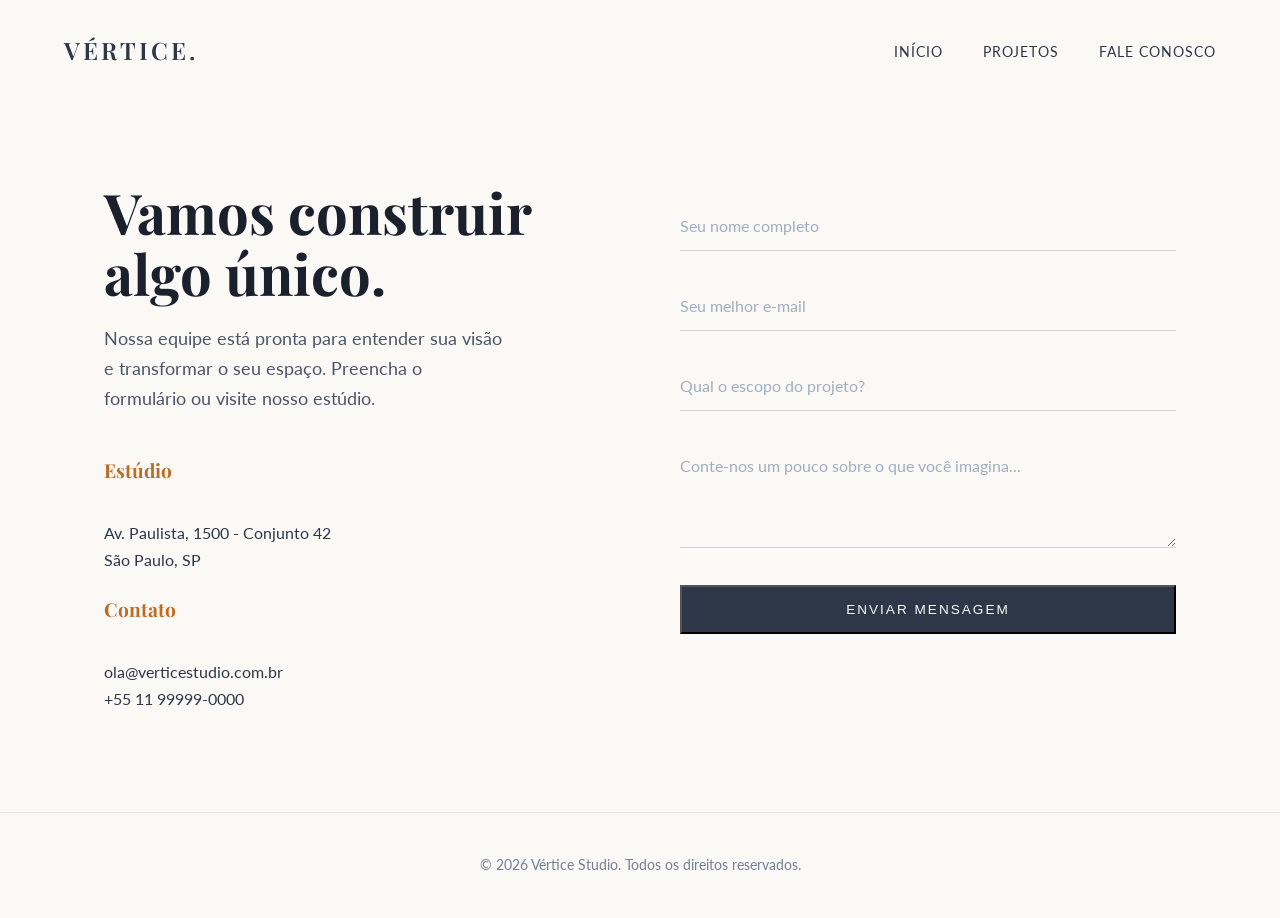
<file: contato.html>
<!DOCTYPE html>
<html lang="pt-BR">
<head>
    <meta charset="UTF-8">
    <meta name="viewport" content="width=device-width, initial-scale=1.0">
    <title>Contato | Vértice Studio</title>
    <link rel="preconnect" href="https://fonts.googleapis.com">
    <link rel="preconnect" href="https://fonts.gstatic.com" crossorigin>
    <link href="https://fonts.googleapis.com/css2?family=Playfair+Display:ital,wght@0,400;0,600;1,400&family=Lato:wght@300;400;700&display=swap" rel="stylesheet">
    <link rel="stylesheet" href="style.css">
</head>
<body>

    <!-- CABEÇALHO -->
    <header class="header-minimalista">
        <div class="logo">VÉRTICE.</div>
        <nav>
            <ul>
                <li><a href="index.html">Início</a></li>
                <li><a href="index.html#projetos">Projetos</a></li>
                <li><a href="contato.html">Fale Conosco</a></li>
            </ul>
        </nav>
    </header>

    <main>
        <!-- LAYOUT DIVIDIDO (Split Screen) -->
        <section class="contato-split">
            
            <!-- Lado Esquerdo: Informações -->
            <div class="contato-info">
                <h1>Vamos construir algo único.</h1>
                <p>Nossa equipe está pronta para entender sua visão e transformar o seu espaço. Preencha o formulário ou visite nosso estúdio.</p>
                
                <div class="dados-escritorio">
                    <p><strong>Estúdio</strong><br>Av. Paulista, 1500 - Conjunto 42<br>São Paulo, SP</p>
                    <p><strong>Contato</strong><br>ola@verticestudio.com.br<br>+55 11 99999-0000</p>
                </div>
            </div>

            <!-- Lado Direito: Formulário Minimalista -->
            <div class="contato-form-wrapper">
                <form id="form-arquitetura" class="form-minimalista">
                    
                    <div class="campo-limpo">
                        <input type="text" id="nome" name="nome" required placeholder="Seu nome completo">
                    </div>

                    <div class="campo-limpo">
                        <input type="email" id="email" name="email" required placeholder="Seu melhor e-mail">
                    </div>

                    <div class="campo-limpo">
                        <select id="interesse" name="interesse" required>
                            <option value="" disabled selected>Qual o escopo do projeto?</option>
                            <option value="residencial">Projeto Residencial</option>
                            <option value="comercial">Projeto Comercial</option>
                            <option value="interiores">Design de Interiores</option>
                        </select>
                    </div>

                    <div class="campo-limpo">
                        <textarea id="mensagem" name="mensagem" rows="4" required placeholder="Conte-nos um pouco sobre o que você imagina..."></textarea>
                    </div>

                    <div id="mensagem-sucesso" class="mensagem-oculta">Recebemos sua mensagem. Entraremos em contato em breve.</div>

                    <button type="submit" class="btn-elegante">Enviar Mensagem</button>
                </form>
            </div>

        </section>
    </main>

    <footer class="footer-limpo">
        <p>&copy; 2026 Vértice Studio. Todos os direitos reservados.</p>
    </footer>

    <!-- Adicionando um script direto aqui apenas para a animação do botão -->
    <script>
        document.getElementById('form-arquitetura').addEventListener('submit', function(e) {
            e.preventDefault();
            const btn = this.querySelector('button');
            const msg = document.getElementById('mensagem-sucesso');
            
            btn.style.display = 'none'; // Esconde o botão
            msg.style.display = 'block'; // Mostra a mensagem elegante
            
            setTimeout(() => {
                this.reset();
                btn.style.display = 'inline-block';
                msg.style.display = 'none';
            }, 4000);
        });
    </script>
</body>
</html>
</file>
<file: style.css>
* {
    margin: 0;
    padding: 0;
    box-sizing: border-box;
}

:root {
    --cor-fundo: #faf9f6;
    --cor-texto: #2d3748;
    --cor-destaque: #bc6c25;
    --fonte-titulos: 'Playfair Display', serif;
    --fonte-textos: 'Lato', sans-serif;
}

body {
    background-color: var(--cor-fundo);
    color: var(--cor-texto);
    font-family: var(--fonte-textos);
    line-height: 1.7;
}

/* Header */

.header-minimalista {
    display: flex;
    justify-content: space-between;
    align-items: center;
    padding: 30px 5%;
    background-color: transparent;
}

.header-minimalista .logo {
    font-family: var(--fonte-titulos);
    font-size: 1.5rem;
    font-weight: 600;
    letter-spacing: 3px;
    color: var(--cor-texto);
}

.header-minimalista nav ul {
    list-style: none;
    display: flex;
    gap: 40px;
}

.header-minimalista nav a {
    text-decoration: none;
    color: var(--cor-texto);
    font-size: 0.9rem;
    text-transform: uppercase;
    letter-spacing: 1px;
    transition: color 0.3s;
}

.header-minimalista nav a:hover {
    color: var(--cor-destaque);
}

/* Banner Principal */

.hero-arquitetura {
    height: 70vh;
    display: flex;
    align-items: center;
    padding: 0 5%;
}

.hero-texto {
    max-width: 600px;
}

.hero-texto h1 {
    font-family: var(--fonte-titulos);
    font-size: 4rem;
    line-height: 1.1;
    margin-bottom: 20px;
    color: #1a202c;
}

.hero-texto p {
    font-size: 1.2rem;
    margin-bottom: 40px;
    color: #4a5568;
}

.btn-elegante {
    display: inline-block;
    padding: 15px 40px;
    background-color: var(--cor-texto);
    color: var(--cor-fundo);
    text-decoration: none;
    text-transform: uppercase;
    font-size: 0.85rem;
    letter-spacing: 2px;
    transition: background-color 0.3s, transform 0.3s;
}

.btn-elegante:hover {
    background-color: var(--cor-destaque);
}

/* Galeria */

.galeria {
    padding: 100px 5%;
}

.cabecalho-secao {
    text-align: center;
    margin-bottom: 60px;
}

.cabecalho-secao h2 {
    font-family: var(--fonte-titulos);
    font-size: 2.5rem;
    margin-bottom: 10px;
}

.grid-projetos {
    display: grid;
    grid-template-columns: repeat(auto-fit, minmax(300px, 1fr));
    gap: 30px;
}

.item-projeto {
    position: relative;
    overflow: hidden;
    cursor: pointer;
}

.item-projeto img {
    width: 100%;
    height: 400px;
    object-fit: cover;
    transition: transform 0.6s ease;
}

.item-projeto:hover img {
    transform: scale(1.05);
}

.info-projeto {
    margin-top: 15px;
}

.info-projeto h3 {
    font-family: var(--fonte-titulos);
    font-size: 1.3rem;
    margin-bottom: 5px;
}

.info-projeto span {
    font-size: 0.85rem;
    color: #718096;
    text-transform: uppercase;
    letter-spacing: 1px;
}

/* Rodapé */

.footer-limpo {
    text-align: center;
    padding: 40px;
    font-size: 0.9rem;
    color: #718096;
    border-top: 1px solid #e2e8f0;
}

/* Contato */

.contato-split {
    display: grid;
    grid-template-columns: 1fr 1fr;
    gap: 80px;
    padding: 80px 5%;
    max-width: 1200px;
    margin: 0 auto;
}

.contato-info h1 {
    font-family: var(--fonte-titulos);
    font-size: 3.5rem;
    line-height: 1.1;
    margin-bottom: 20px;
    color: #1a202c;
}

.contato-info > p {
    font-size: 1.1rem;
    color: #4a5568;
    margin-bottom: 40px;
    max-width: 400px;
}

.dados-escritorio p {
    margin-bottom: 20px;
    color: #2d3748;
}

.dados-escritorio strong {
    font-family: var(--fonte-titulos);
    font-size: 1.2rem;
    color: var(--cor-destaque);
    display: block;
    margin-bottom: 5px;
}

.form-minimalista {
    display: flex;
    flex-direction: column;
    gap: 30px;
    margin-top: 20px;
}

.campo-limpo input,
.campo-limpo select,
.campo-limpo textarea {
    width: 100%;
    padding: 15px 0;
    background: transparent;
    border: none;
    border-bottom: 1px solid #cbd5e1;
    font-family: var(--fonte-textos);
    font-size: 1rem;
    color: var(--cor-texto);
    outline: none;
    transition: border-color 0.3s;
}

.campo-limpo input::placeholder,
.campo-limpo textarea::placeholder {
    color: #a0aec0;
}

.campo-limpo input:focus,
.campo-limpo select:focus,
.campo-limpo textarea:focus {
    border-bottom-color: var(--cor-destaque);
}

.campo-limpo select {
    appearance: none;
    cursor: pointer;
    color: #a0aec0;
}
.campo-limpo select:focus {
    color: var(--cor-texto);
}

.mensagem-oculta {
    display: none;
    padding: 15px;
    background-color: #f0fff4;
    border-left: 4px solid #48bb78;
    color: #2f855a;
    font-family: var(--fonte-textos);
}

@media (max-width: 768px) {
    .contato-split {
        grid-template-columns: 1fr;
        gap: 50px;
    }
    
    .contato-info h1 {
        font-size: 2.5rem;
    }
}
</file>
